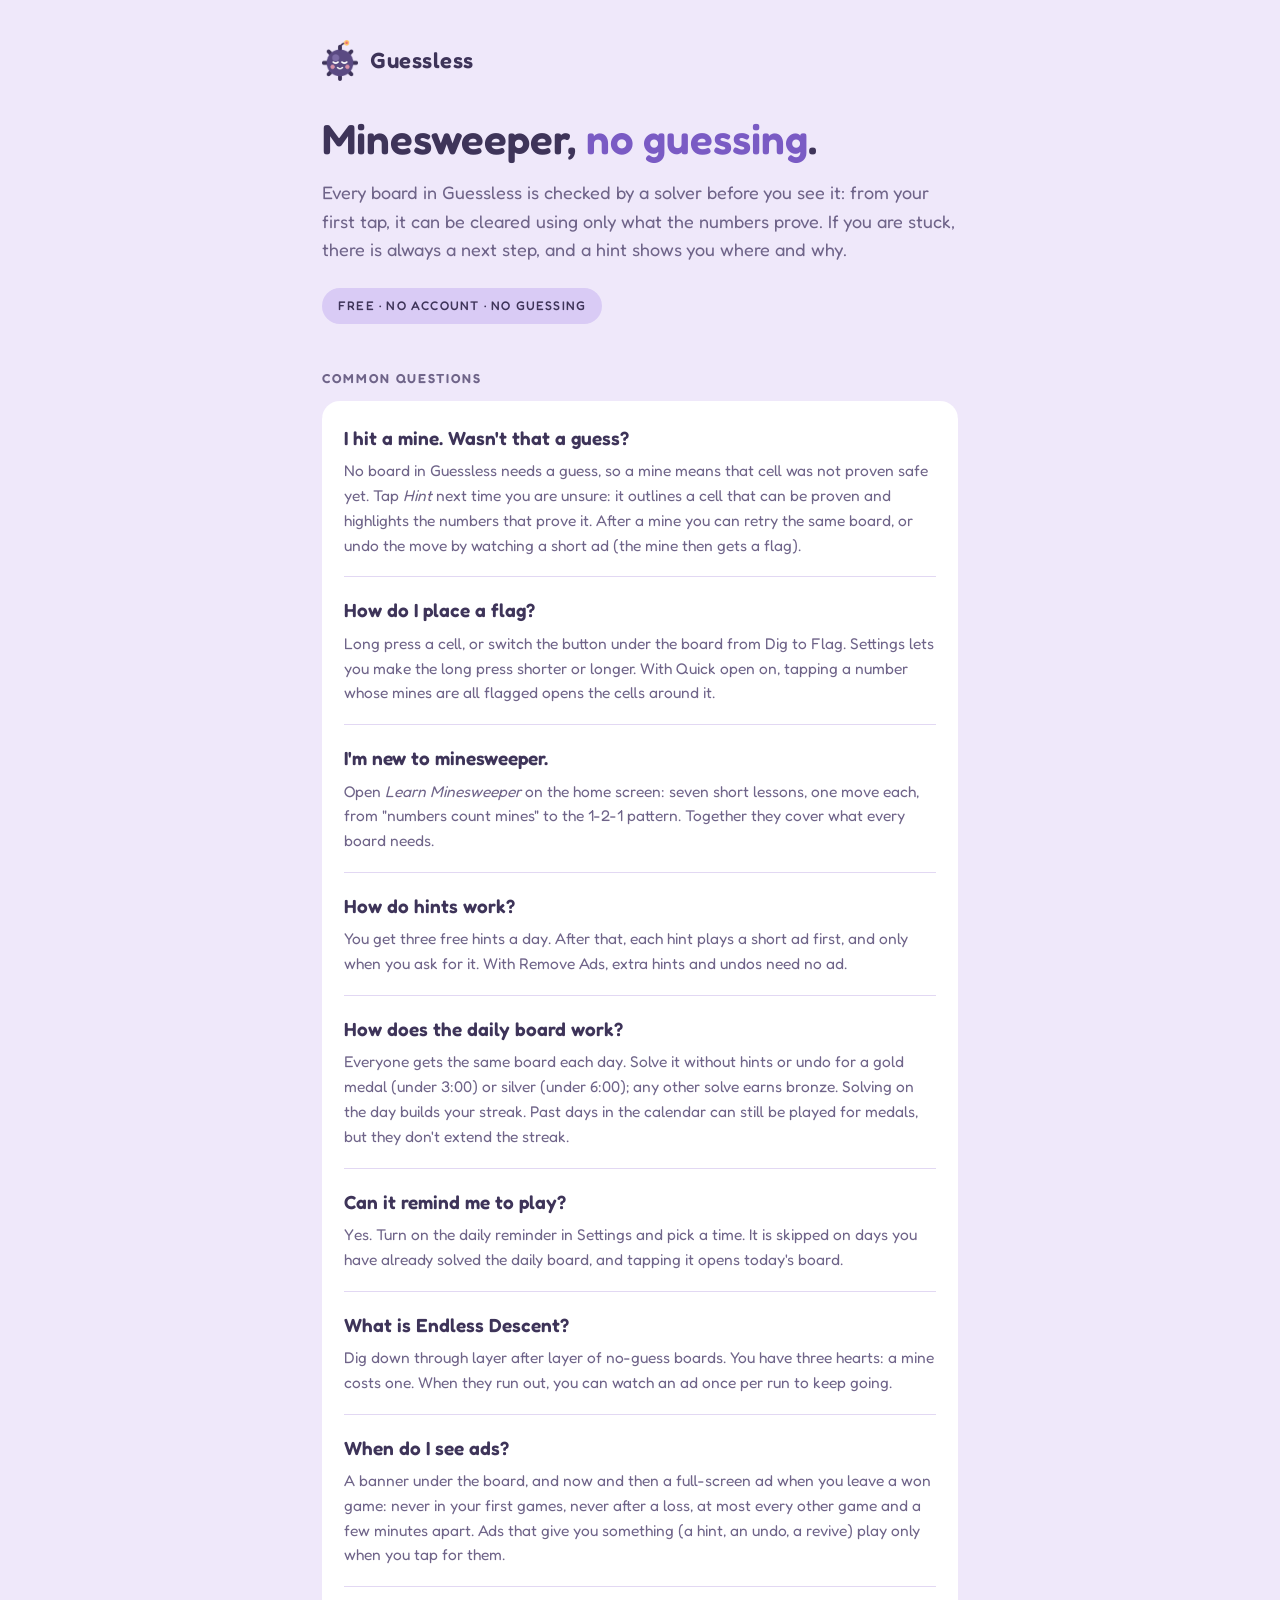
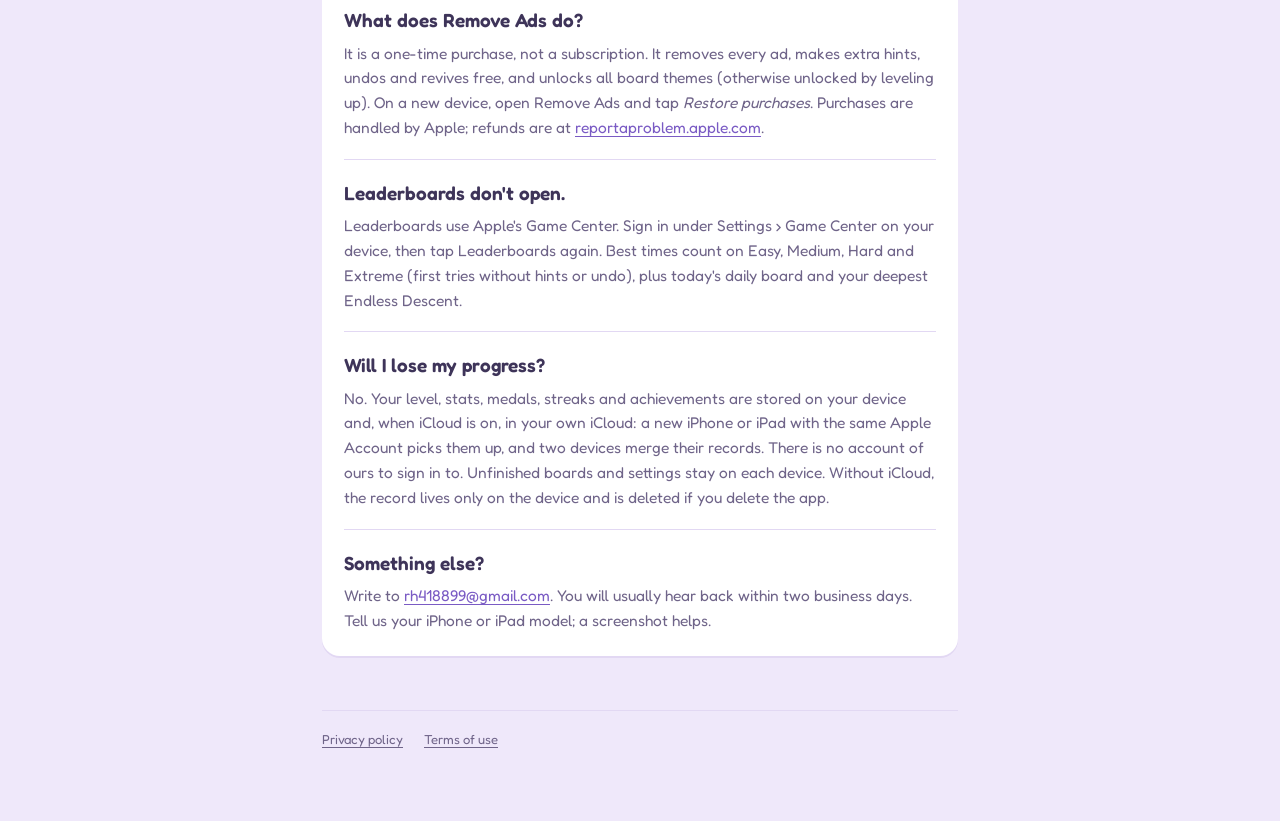
<file: index.html>
<!doctype html>
<html lang="en">
<head>
  <meta charset="utf-8">
  <meta name="viewport" content="width=device-width, initial-scale=1">
  <title>Guessless · Support</title>
  <meta name="description" content="Support for Guessless: Minesweeper, the iPhone minesweeper where every board can be solved by logic, with no guessing.">
  <meta name="theme-color" content="#EFE8FA">
  <link rel="icon" href="favicon.png">
  <link rel="apple-touch-icon" href="apple-touch-icon.png">
  <link rel="preconnect" href="https://fonts.googleapis.com">
  <link rel="preconnect" href="https://fonts.gstatic.com" crossorigin>
  <link rel="stylesheet" href="https://fonts.googleapis.com/css2?family=Fredoka:wght@400;500;600&display=swap">
  <link rel="stylesheet" href="style.css">
</head>
<body>
<main>
  <a class="top" href="./"><img src="mark.png" alt=""><span>Guessless</span></a>

  <h1>Minesweeper, <em>no guessing</em>.</h1>
  <p class="lede">
    Every board in Guessless is checked by a solver before you see it: from your first tap, it can be
    cleared using only what the numbers prove. If you are stuck, there is always a next step, and a
    hint shows you where and why.
  </p>
  <span class="badge">FREE · NO ACCOUNT · NO GUESSING</span>

  <h2>Common questions</h2>
  <div class="card">
    <div class="entry">
      <strong>I hit a mine. Wasn't that a guess?</strong>
      <p>
        No board in Guessless needs a guess, so a mine means that cell was not proven safe yet. Tap
        <em>Hint</em> next time you are unsure: it outlines a cell that can be proven and highlights the
        numbers that prove it. After a mine you can retry the same board, or undo the move by watching
        a short ad (the mine then gets a flag).
      </p>
    </div>
    <div class="entry">
      <strong>How do I place a flag?</strong>
      <p>
        Long press a cell, or switch the button under the board from Dig to Flag. Settings lets you
        make the long press shorter or longer. With Quick open on, tapping a number whose mines are all
        flagged opens the cells around it.
      </p>
    </div>
    <div class="entry">
      <strong>I'm new to minesweeper.</strong>
      <p>
        Open <em>Learn Minesweeper</em> on the home screen: seven short lessons, one move each, from
        "numbers count mines" to the 1-2-1 pattern. Together they cover what every board needs.
      </p>
    </div>
    <div class="entry">
      <strong>How do hints work?</strong>
      <p>
        You get three free hints a day. After that, each hint plays a short ad first, and only when you
        ask for it. With Remove Ads, extra hints and undos need no ad.
      </p>
    </div>
    <div class="entry">
      <strong>How does the daily board work?</strong>
      <p>
        Everyone gets the same board each day. Solve it without hints or undo for a gold medal (under
        3:00) or silver (under 6:00); any other solve earns bronze. Solving on the day builds your
        streak. Past days in the calendar can still be played for medals, but they don't extend the
        streak.
      </p>
    </div>
    <div class="entry">
      <strong>Can it remind me to play?</strong>
      <p>
        Yes. Turn on the daily reminder in Settings and pick a time. It is skipped on days you have
        already solved the daily board, and tapping it opens today's board.
      </p>
    </div>
    <div class="entry">
      <strong>What is Endless Descent?</strong>
      <p>
        Dig down through layer after layer of no-guess boards. You have three hearts: a mine costs one.
        When they run out, you can watch an ad once per run to keep going.
      </p>
    </div>
    <div class="entry">
      <strong>When do I see ads?</strong>
      <p>
        A banner under the board, and now and then a full-screen ad when you leave a won game: never in
        your first games, never after a loss, at most every other game and a few minutes apart. Ads
        that give you something (a hint, an undo, a revive) play only when you tap for them.
      </p>
    </div>
    <div class="entry">
      <strong>What does Remove Ads do?</strong>
      <p>
        It is a one-time purchase, not a subscription. It removes every ad, makes extra hints, undos and
        revives free, and unlocks all board themes (otherwise unlocked by leveling up). On a new device,
        open Remove Ads and tap <em>Restore purchases</em>. Purchases are handled by Apple; refunds are at
        <a href="https://reportaproblem.apple.com">reportaproblem.apple.com</a>.
      </p>
    </div>
    <div class="entry">
      <strong>Leaderboards don't open.</strong>
      <p>
        Leaderboards use Apple's Game Center. Sign in under Settings › Game Center on your device, then
        tap Leaderboards again. Best times count on Easy, Medium, Hard and Extreme (first tries without
        hints or undo), plus today's daily board and your deepest Endless Descent.
      </p>
    </div>
    <div class="entry">
      <strong>Will I lose my progress?</strong>
      <p>
        No. Your level, stats, medals, streaks and achievements are stored on your device and, when
        iCloud is on, in your own iCloud: a new iPhone or iPad with the same Apple Account picks them
        up, and two devices merge their records. There is no account of ours to sign in to. Unfinished
        boards and settings stay on each device. Without iCloud, the record lives only on the device and
        is deleted if you delete the app.
      </p>
    </div>
    <div class="entry">
      <strong>Something else?</strong>
      <p>
        Write to <a href="mailto:rh418899@gmail.com?subject=Guessless">rh418899@gmail.com</a>. You will
        usually hear back within two business days. Tell us your iPhone or iPad model; a screenshot helps.
      </p>
    </div>
  </div>

  <footer>
    <a href="privacy.html">Privacy policy</a>
    <a href="https://www.apple.com/legal/internet-services/itunes/dev/stdeula/">Terms of use</a>
  </footer>
</main>
</body>
</html>
</file>
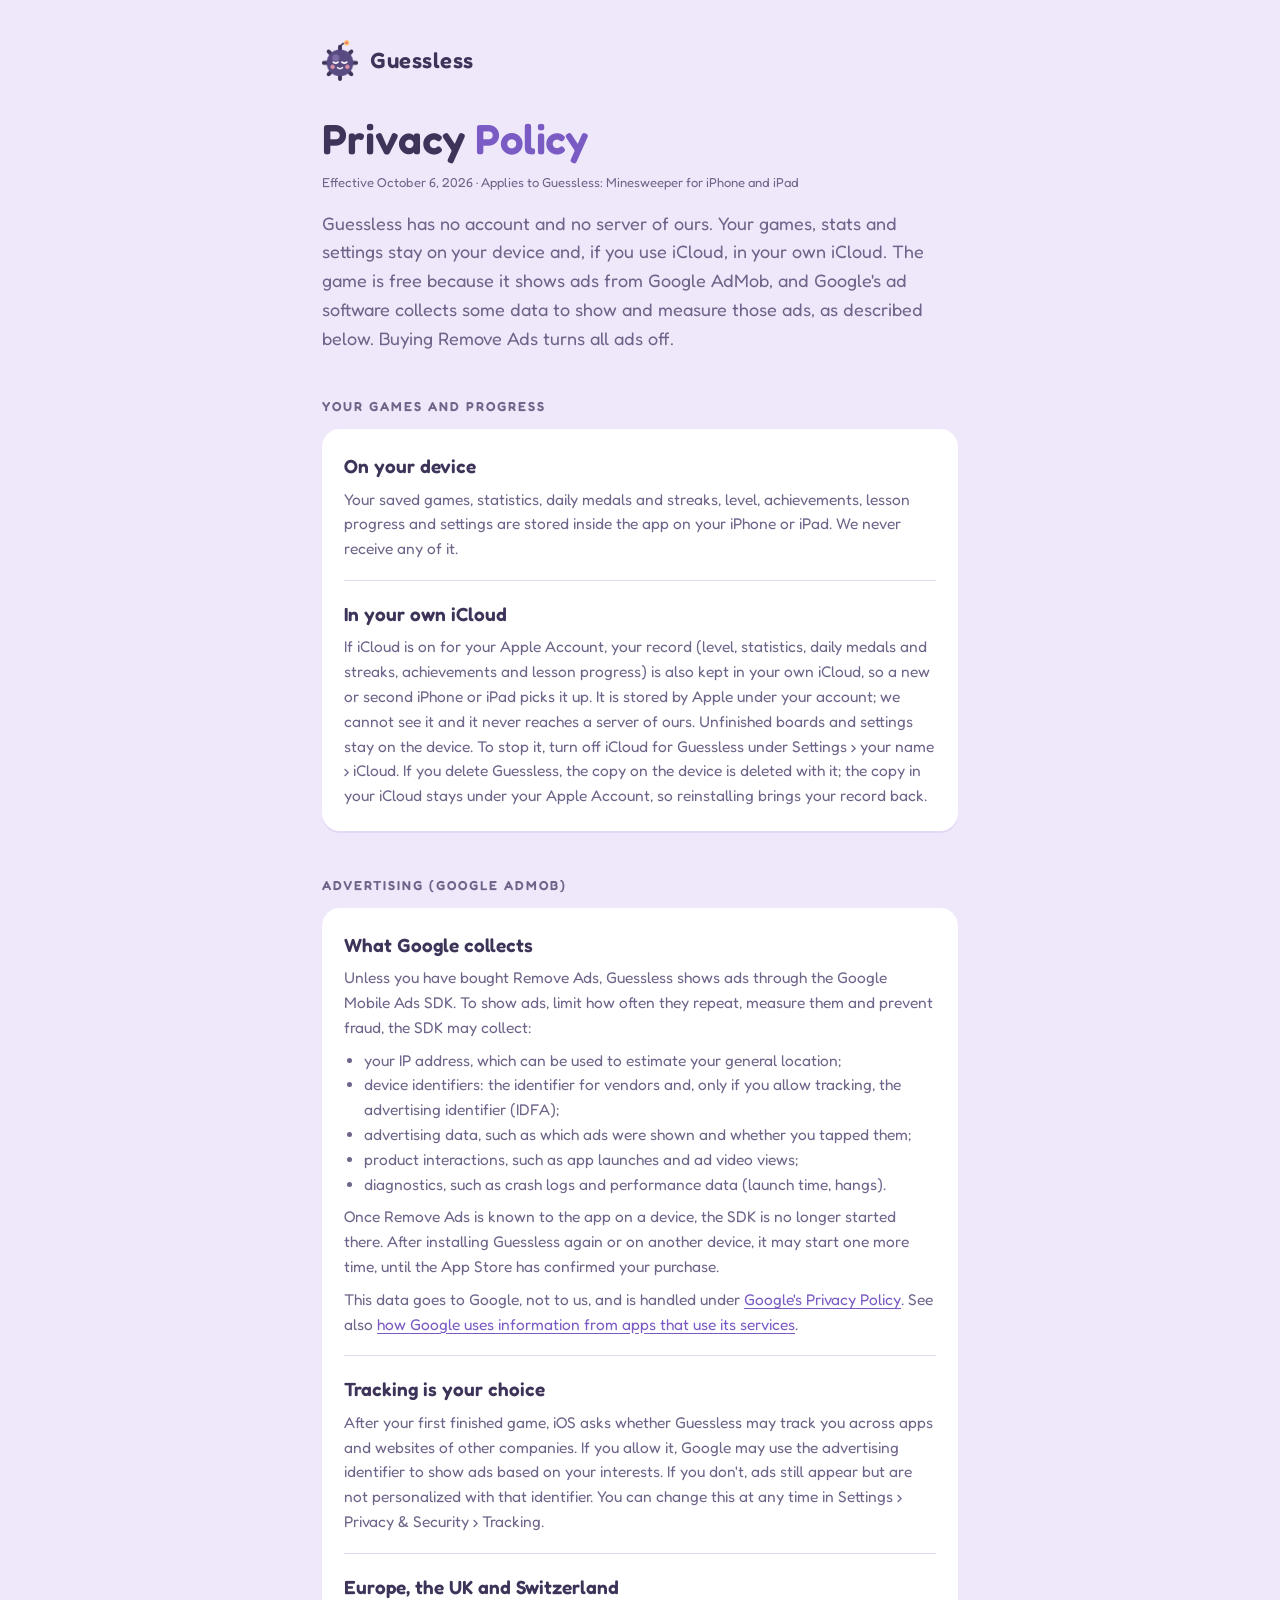
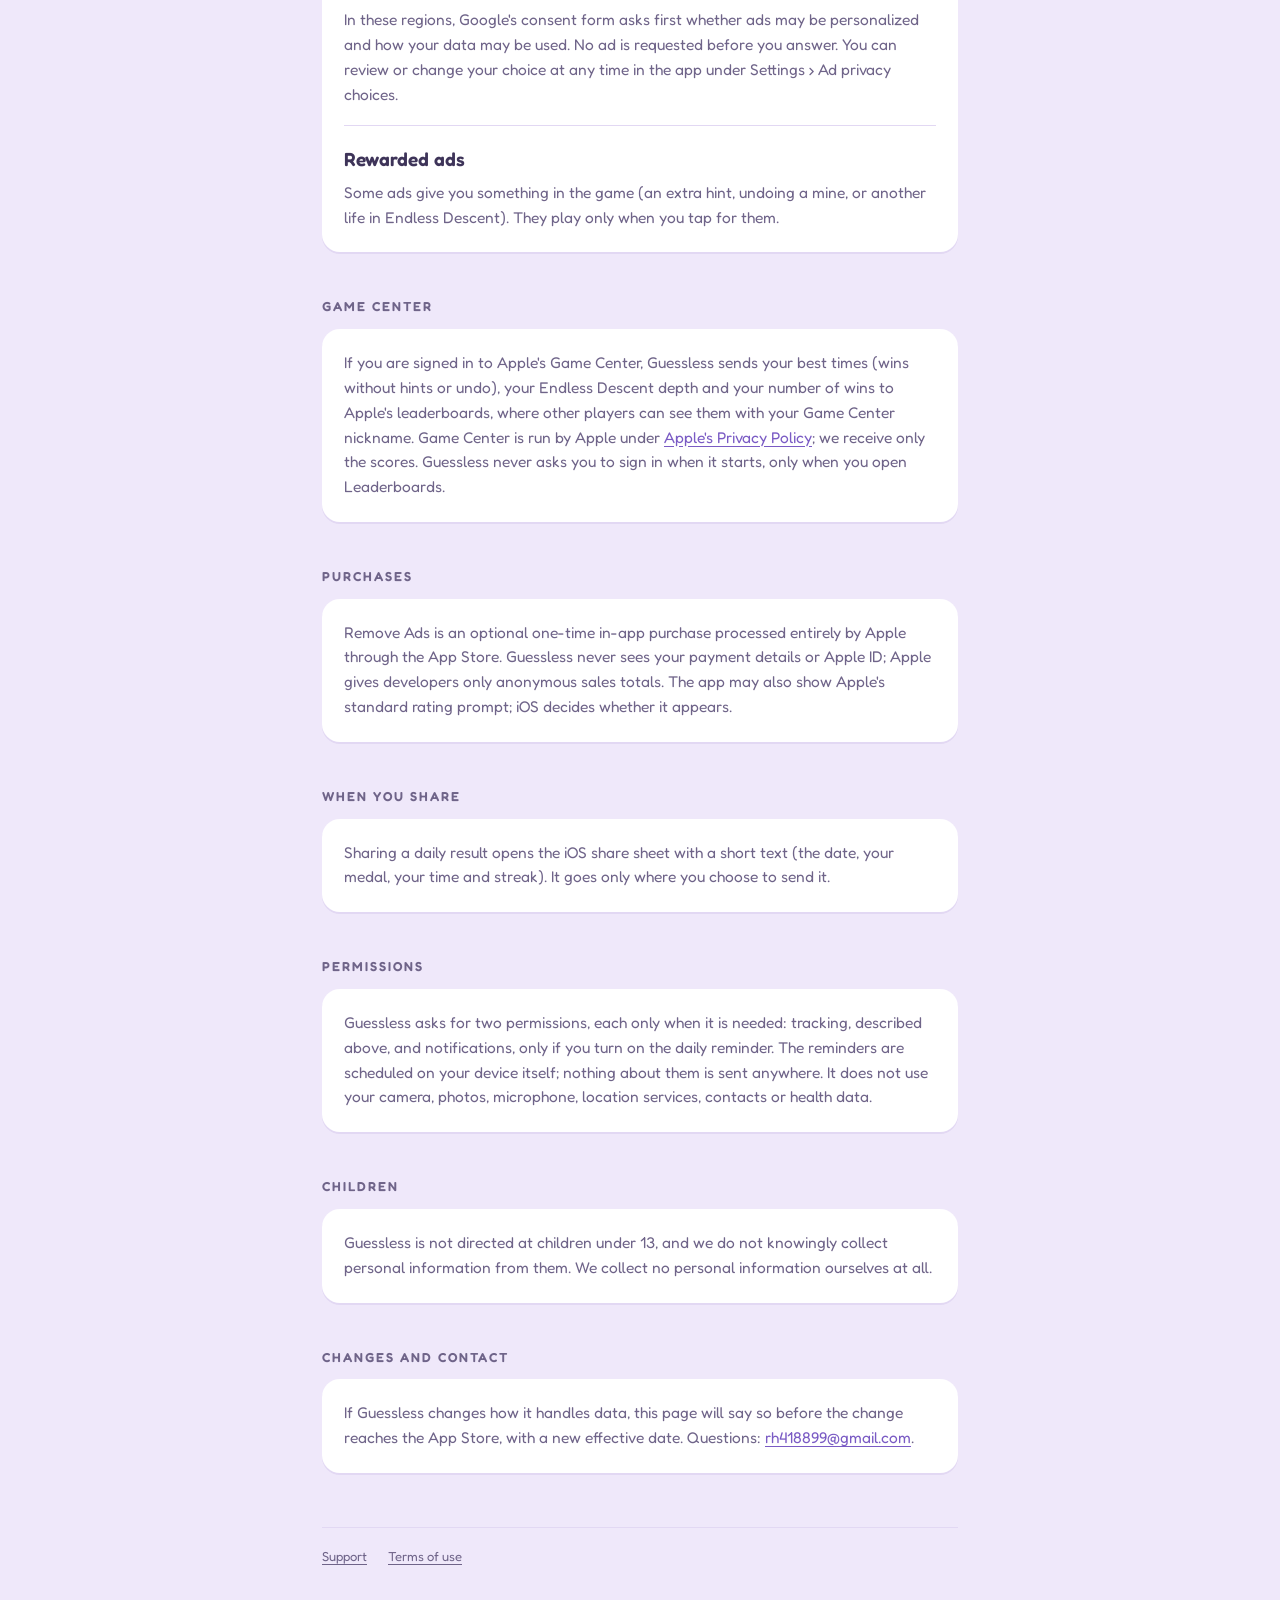
<file: privacy.html>
<!doctype html>
<html lang="en">
<head>
  <meta charset="utf-8">
  <meta name="viewport" content="width=device-width, initial-scale=1">
  <title>Guessless · Privacy Policy</title>
  <meta name="description" content="Privacy policy for Guessless: Minesweeper. Your games stay on your device; ads are served by Google AdMob.">
  <meta name="theme-color" content="#EFE8FA">
  <link rel="icon" href="favicon.png">
  <link rel="apple-touch-icon" href="apple-touch-icon.png">
  <link rel="preconnect" href="https://fonts.googleapis.com">
  <link rel="preconnect" href="https://fonts.gstatic.com" crossorigin>
  <link rel="stylesheet" href="https://fonts.googleapis.com/css2?family=Fredoka:wght@400;500;600&display=swap">
  <link rel="stylesheet" href="style.css">
</head>
<body>
<main>
  <a class="top" href="./"><img src="mark.png" alt=""><span>Guessless</span></a>

  <h1>Privacy <em>Policy</em></h1>
  <p class="meta">Effective October 6, 2026 · Applies to Guessless: Minesweeper for iPhone and iPad</p>
  <p class="lede">
    Guessless has no account and no server of ours. Your games, stats and settings stay on your
    device and, if you use iCloud, in your own iCloud. The game is free because it shows ads from Google AdMob, and Google's ad software collects
    some data to show and measure those ads, as described below. Buying Remove Ads turns all ads off.
  </p>

  <h2>Your games and progress</h2>
  <div class="card">
    <div class="entry">
      <strong>On your device</strong>
      <p>
        Your saved games, statistics, daily medals and streaks, level, achievements, lesson progress
        and settings are stored inside the app on your iPhone or iPad. We never receive any of it.
      </p>
    </div>
    <div class="entry">
      <strong>In your own iCloud</strong>
      <p>
        If iCloud is on for your Apple Account, your record (level, statistics, daily medals and
        streaks, achievements and lesson progress) is also kept in your own iCloud, so a new or second
        iPhone or iPad picks it up. It is stored by Apple under your account; we cannot see it and it
        never reaches a server of ours. Unfinished boards and settings stay on the device. To stop it,
        turn off iCloud for Guessless under Settings › your name › iCloud. If you delete Guessless, the
        copy on the device is deleted with it; the copy in your iCloud stays under your Apple Account,
        so reinstalling brings your record back.
      </p>
    </div>
  </div>

  <h2>Advertising (Google AdMob)</h2>
  <div class="card">
    <div class="entry">
      <strong>What Google collects</strong>
      <p>
        Unless you have bought Remove Ads, Guessless shows ads through the Google Mobile Ads SDK. To
        show ads, limit how often they repeat, measure them and prevent fraud, the SDK may collect:
      </p>
      <ul>
        <li>your IP address, which can be used to estimate your general location;</li>
        <li>device identifiers: the identifier for vendors and, only if you allow tracking, the advertising identifier (IDFA);</li>
        <li>advertising data, such as which ads were shown and whether you tapped them;</li>
        <li>product interactions, such as app launches and ad video views;</li>
        <li>diagnostics, such as crash logs and performance data (launch time, hangs).</li>
      </ul>
      <p>
        Once Remove Ads is known to the app on a device, the SDK is no longer started there. After
        installing Guessless again or on another device, it may start one more time, until the App
        Store has confirmed your purchase.
      </p>
      <p>
        This data goes to Google, not to us, and is handled under
        <a href="https://policies.google.com/privacy">Google's Privacy Policy</a>. See also
        <a href="https://policies.google.com/technologies/partner-sites">how Google uses information from apps that use its services</a>.
      </p>
    </div>
    <div class="entry">
      <strong>Tracking is your choice</strong>
      <p>
        After your first finished game, iOS asks whether Guessless may track you across apps and
        websites of other companies. If you allow it, Google may use the advertising identifier to show
        ads based on your interests. If you don't, ads still appear but are not personalized with that
        identifier. You can change this at any time in Settings › Privacy &amp; Security › Tracking.
      </p>
    </div>
    <div class="entry">
      <strong>Europe, the UK and Switzerland</strong>
      <p>
        In these regions, Google's consent form asks first whether ads may be personalized and how
        your data may be used. No ad is requested before you answer. You can review or change your
        choice at any time in the app under Settings › Ad privacy choices.
      </p>
    </div>
    <div class="entry">
      <strong>Rewarded ads</strong>
      <p>
        Some ads give you something in the game (an extra hint, undoing a mine, or another life in
        Endless Descent). They play only when you tap for them.
      </p>
    </div>
  </div>

  <h2>Game Center</h2>
  <div class="card">
    <div class="entry">
      <p>
        If you are signed in to Apple's Game Center, Guessless sends your best times (wins without
        hints or undo), your Endless Descent depth and your number of wins to Apple's leaderboards, where other players can see
        them with your Game Center nickname. Game Center is run by Apple under
        <a href="https://www.apple.com/legal/privacy/">Apple's Privacy Policy</a>; we receive only the
        scores. Guessless never asks you to sign in when it starts, only when you open Leaderboards.
      </p>
    </div>
  </div>

  <h2>Purchases</h2>
  <div class="card">
    <div class="entry">
      <p>
        Remove Ads is an optional one-time in-app purchase processed entirely by Apple through the App
        Store. Guessless never sees your payment details or Apple ID; Apple gives developers only
        anonymous sales totals. The app may also show Apple's standard rating prompt; iOS decides
        whether it appears.
      </p>
    </div>
  </div>

  <h2>When you share</h2>
  <div class="card">
    <div class="entry">
      <p>
        Sharing a daily result opens the iOS share sheet with a short text (the date, your medal, your
        time and streak). It goes only where you choose to send it.
      </p>
    </div>
  </div>

  <h2>Permissions</h2>
  <div class="card">
    <div class="entry">
      <p>
        Guessless asks for two permissions, each only when it is needed: tracking, described above,
        and notifications, only if you turn on the daily reminder. The reminders are scheduled on your
        device itself; nothing about them is sent anywhere. It does not use your camera, photos,
        microphone, location services, contacts or health data.
      </p>
    </div>
  </div>

  <h2>Children</h2>
  <div class="card">
    <div class="entry">
      <p>
        Guessless is not directed at children under 13, and we do not knowingly collect personal
        information from them. We collect no personal information ourselves at all.
      </p>
    </div>
  </div>

  <h2>Changes and contact</h2>
  <div class="card">
    <div class="entry">
      <p>
        If Guessless changes how it handles data, this page will say so before the change reaches the
        App Store, with a new effective date. Questions:
        <a href="mailto:rh418899@gmail.com?subject=Guessless%20privacy">rh418899@gmail.com</a>.
      </p>
    </div>
  </div>

  <footer>
    <a href="./">Support</a>
    <a href="https://www.apple.com/legal/internet-services/itunes/dev/stdeula/">Terms of use</a>
  </footer>
</main>
</body>
</html>
</file>
<file: style.css>
:root {
  --bg: #EFE8FA;
  --card: #FFFFFF;
  --line: #E2D8F3;
  --text: #3E3459;
  --muted: #6F6489;
  --accent: #7A5BC4;
  --badge: #D9CBF5;
  --body: 'Fredoka', system-ui, -apple-system, 'Segoe UI', sans-serif;
}
* { box-sizing: border-box; }
html { background: var(--bg); }
body { margin: 0; color: var(--text); font-family: var(--body); line-height: 1.6; -webkit-font-smoothing: antialiased; min-height: 100vh; }
main { max-width: 680px; margin: 0 auto; padding: 40px 22px 72px; }
.top { display: flex; align-items: center; gap: 12px; text-decoration: none; }
.top img { width: 36px; height: auto; }
.top span { font-weight: 600; font-size: 22px; letter-spacing: 0.5px; color: var(--text); }
h1 { font-weight: 600; font-size: 42px; line-height: 1.12; margin: 34px 0 0; }
h1 em { font-style: normal; color: var(--accent); }
.lede { font-size: 18px; color: var(--muted); margin: 16px 0 0; }
.meta { font-size: 13px; color: var(--muted); margin-top: 10px; }
h2 { font-size: 13px; font-weight: 600; letter-spacing: 2px; text-transform: uppercase; color: var(--muted); margin: 44px 0 12px; }
.card { background: var(--card); border-radius: 18px; padding: 4px 22px; box-shadow: 0 2px 0 var(--line); }
.entry { padding: 18px 0; border-bottom: 1px solid var(--line); }
.entry:last-child { border-bottom: 0; }
.entry strong { display: block; font-weight: 600; font-size: 19px; margin-bottom: 6px; }
.entry p, .entry ul, .entry ol { margin: 0; color: var(--muted); font-size: 15.5px; }
.entry ul, .entry ol { padding-left: 20px; }
.entry p + p, .entry p + ul, .entry ul + p, .entry p + ol, .entry ol + p { margin-top: 8px; }
p { color: var(--muted); }
a { color: var(--accent); text-underline-offset: 3px; }
.badge { display: inline-block; margin-top: 24px; padding: 8px 16px; border-radius: 999px; background: var(--badge); color: var(--text); font-weight: 500; font-size: 12.5px; letter-spacing: 1.2px; }
footer { margin-top: 54px; padding-top: 18px; border-top: 1px solid var(--line); font-size: 13px; color: var(--muted); }
footer a { color: var(--muted); margin-right: 18px; }
@media (max-width: 480px) { h1 { font-size: 34px; } .lede { font-size: 16.5px; } .badge { font-size: 11px; letter-spacing: 0.6px; } }
</file>
